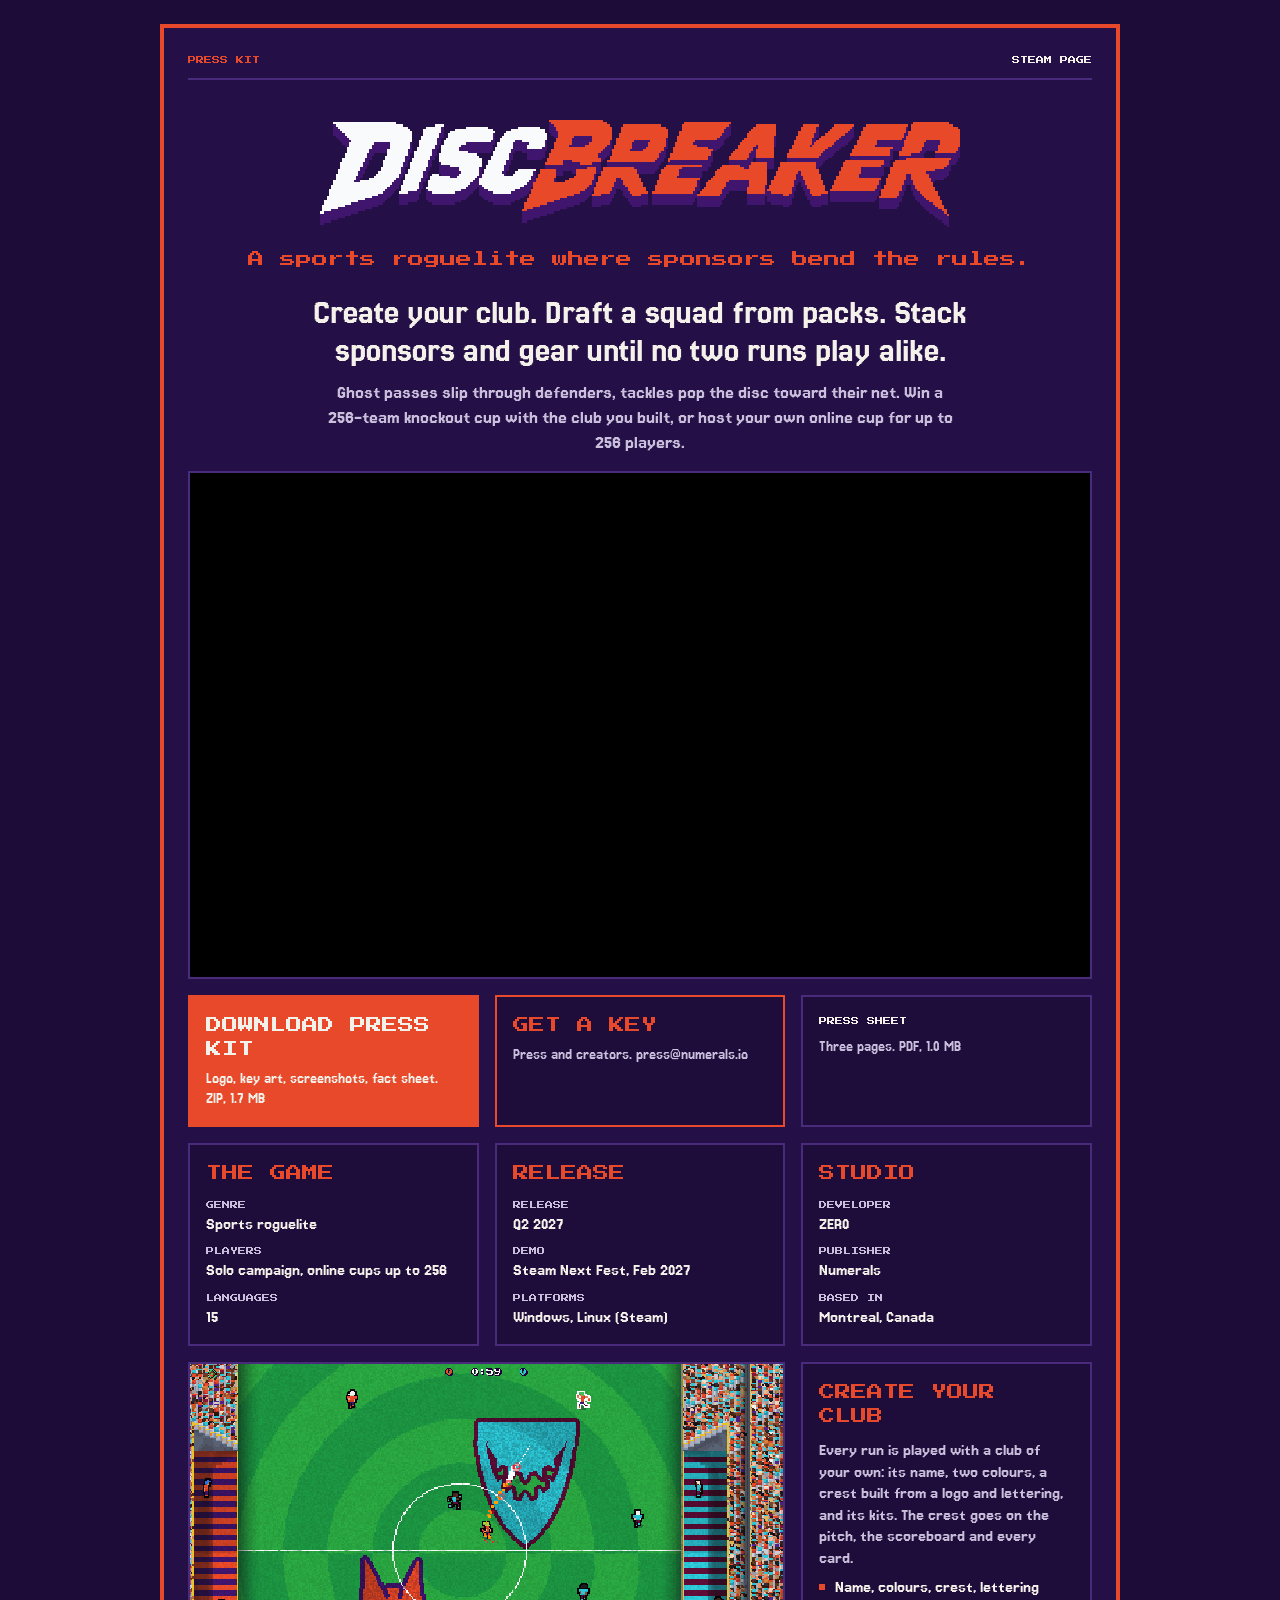
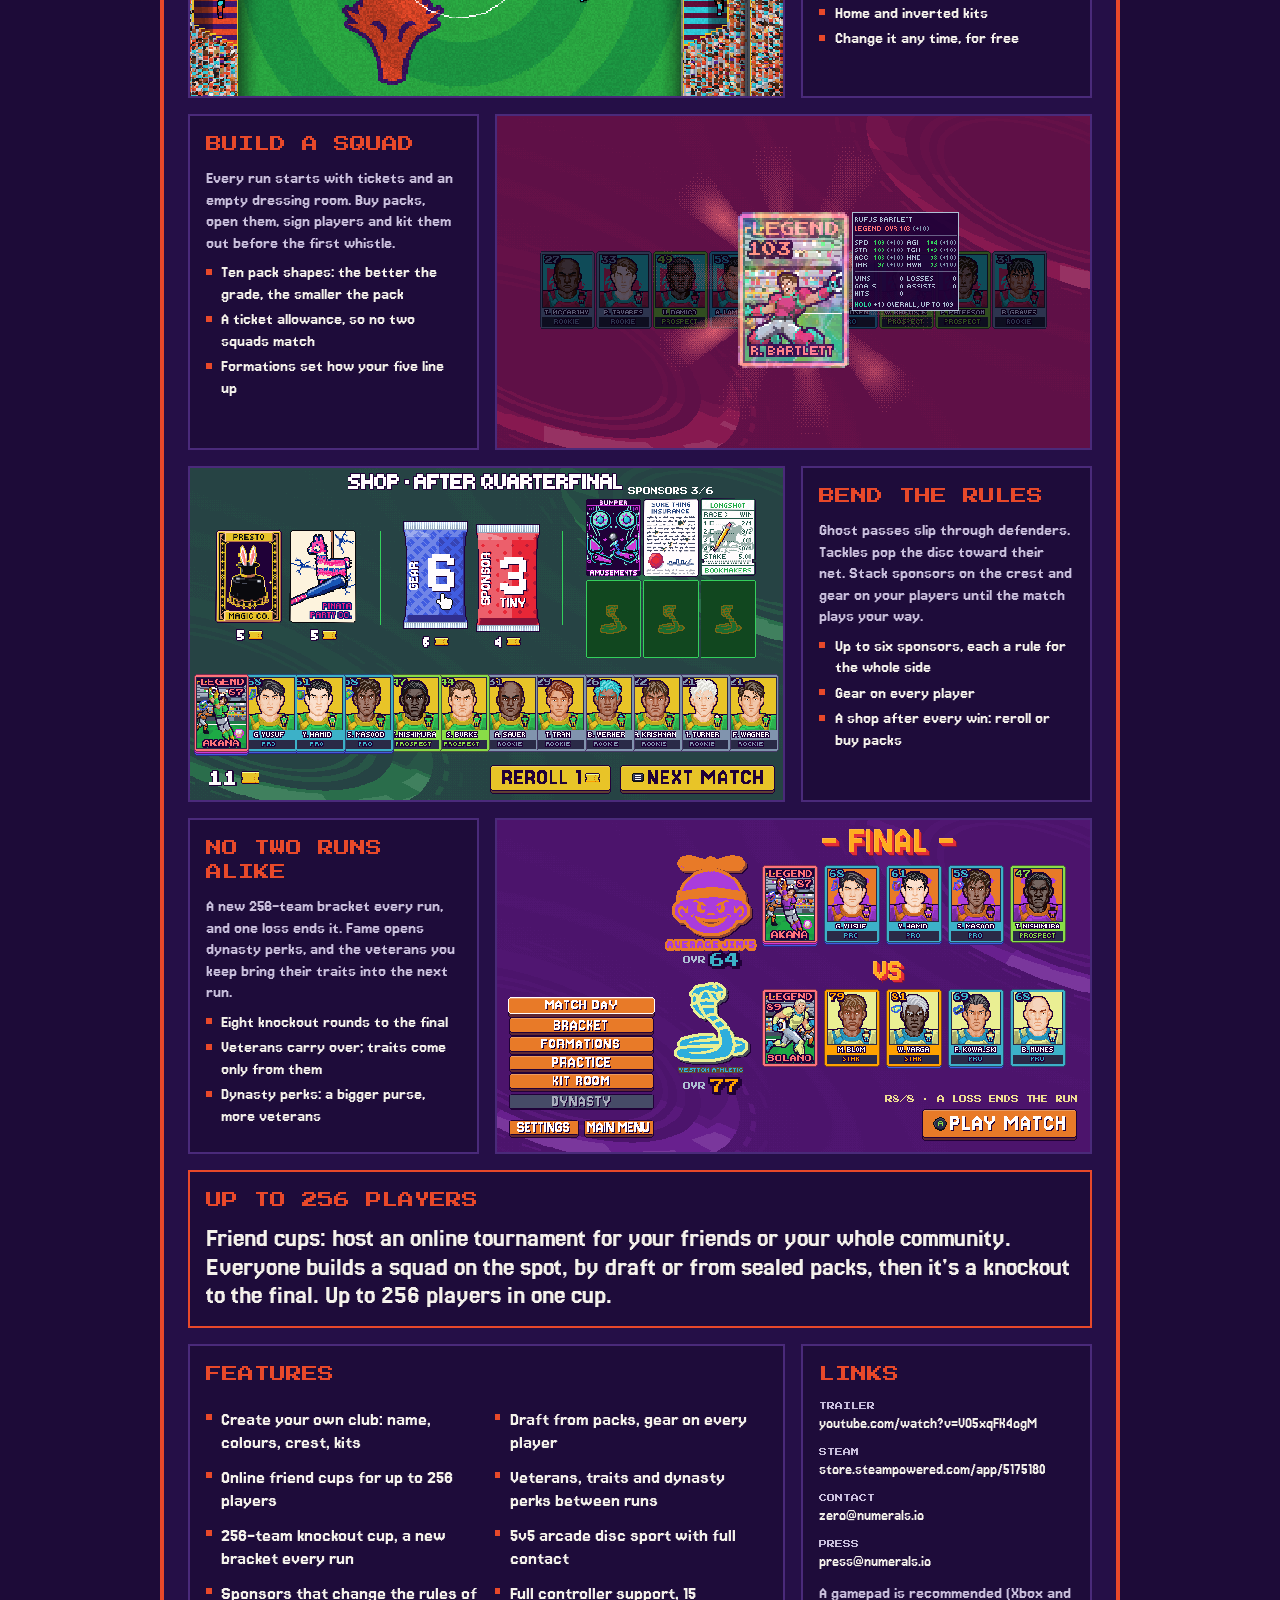
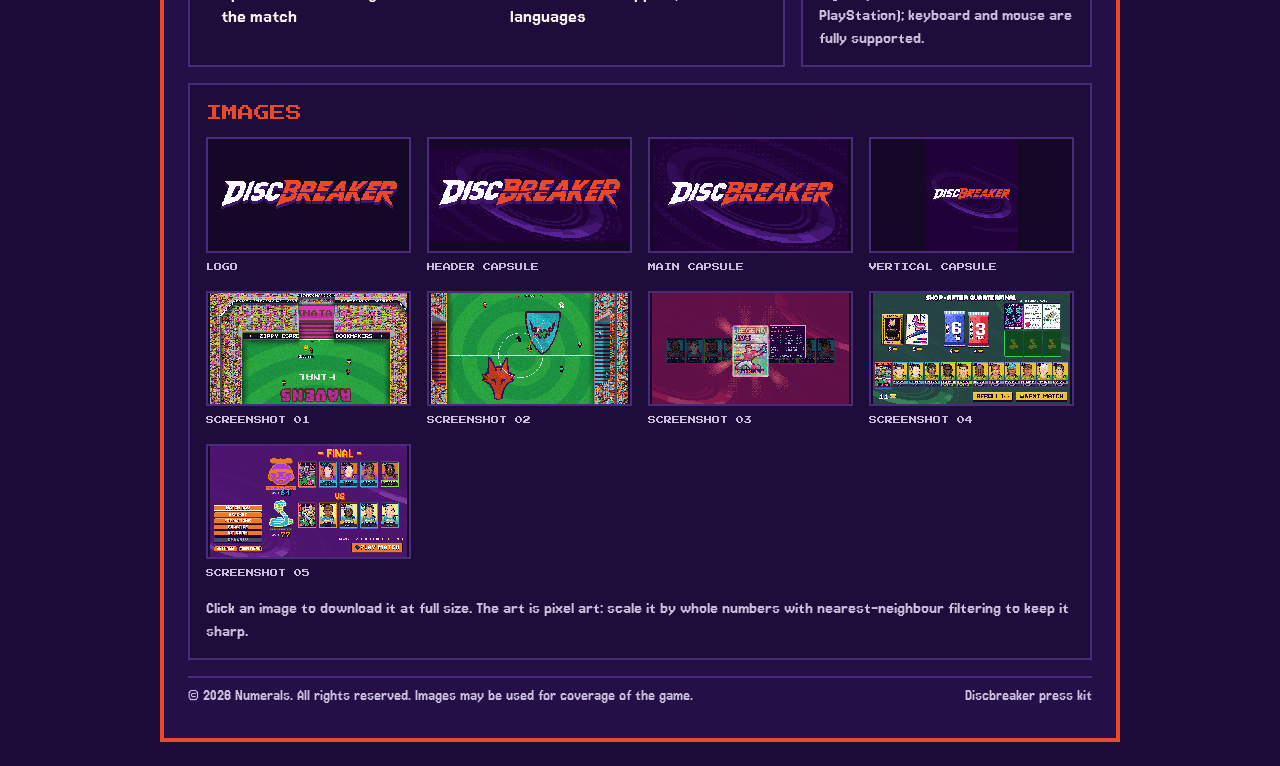
<file: discbreaker/press/index.html>
<!doctype html>
<html lang="en"><head>
<meta charset="utf-8">
<meta name="referrer" content="strict-origin-when-cross-origin">
<meta name="viewport" content="width=device-width, initial-scale=1">
<title>Discbreaker press kit</title>
<meta name="description" content="A sports roguelite where sponsors bend the rules. Create your club. Draft a squad from packs. Stack sponsors and gear until no two runs play alike.">
<meta property="og:title" content="Discbreaker press kit">
<meta property="og:description" content="A sports roguelite where sponsors bend the rules.">
<meta property="og:image" content="assets/images/discbreaker_main_capsule.png?v=eb2321968e">
<meta name="twitter:card" content="summary_large_image">
<link rel="icon" href="assets/icon.png?v=9eed31d471">
<link rel="stylesheet" href="assets/press_kit.css?v=6ef3cc17de">
<link rel="stylesheet" href="assets/web.css?v=f7c1618970">
</head><body class="web">
<main>
  <div class="page-head"><span class="label">PRESS KIT</span><a class="label" href="https://store.steampowered.com/app/5175180/">STEAM PAGE</a></div>
  <div class="cover-title">
    <img class="logo" src="assets/images/discbreaker_wordmark.png?v=4f74ea4ffa" alt="Discbreaker">
    <div class="tagline">A sports roguelite where sponsors bend the rules.</div>
  </div>
  <div class="cover-copy">
    <p class="lead">Create your club. Draft a squad from packs. Stack sponsors and gear until no two runs play alike.</p>
    <p class="short">Ghost passes slip through defenders, tackles pop the disc toward their net. Win a 256-team knockout cup with the club you built, or host your own online cup for up to 256 players.</p>
  </div>
  <div class="video"><iframe src="https://www.youtube-nocookie.com/embed/VO5xqFK4ogM?rel=0" title="Discbreaker trailer" referrerpolicy="strict-origin-when-cross-origin"
    allow="accelerometer; autoplay; clipboard-write; encrypted-media; gyroscope; picture-in-picture" allowfullscreen></iframe></div>
  <div class="downloads">
    <a class="button" href="assets/discbreaker_press_kit.zip?v=33c0659cfd" download><span>DOWNLOAD PRESS KIT</span><small>Logo, key art, screenshots, fact sheet. ZIP, 1.7 MB</small></a>
    <a class="button key" href="mailto:press@numerals.io?subject=Key%20request%3A%20Discbreaker&amp;body=Name%3A%0D%0AOutlet%20or%20channel%3A%0D%0ALink%3A%0D%0AAudience%20size%20%28optional%29%3A%0D%0APlatform%3A%20Steam%20%28Windows%20/%20Linux%29%0D%0AWhat%20you%20plan%20to%20make%20%28review%2C%20preview%2C%20stream%2C%20video%29%3A%0D%0A"><span>GET A KEY</span><small>Press and creators. press@numerals.io</small></a>
    <a class="button" href="assets/discbreaker_press_kit.pdf?v=bd83e0fb42" download><span>PRESS SHEET</span><small>Three pages. PDF, 1.0 MB</small></a>
  </div>
  <div class="grid facts"><div class="box"><h2>THE GAME</h2><dl><dt class="label">Genre</dt><dd>Sports roguelite</dd></dl><dl><dt class="label">Players</dt><dd>Solo campaign, online cups up to 256</dd></dl><dl><dt class="label">Languages</dt><dd>15</dd></dl></div><div class="box"><h2>RELEASE</h2><dl><dt class="label">Release</dt><dd>Q2 2027</dd></dl><dl><dt class="label">Demo</dt><dd>Steam Next Fest, Feb 2027</dd></dl><dl><dt class="label">Platforms</dt><dd>Windows, Linux (Steam)</dd></dl></div><div class="box"><h2>STUDIO</h2><dl><dt class="label">Developer</dt><dd>ZER0</dd></dl><dl><dt class="label">Publisher</dt><dd>Numerals</dd></dl><dl><dt class="label">Based in</dt><dd>Montreal, Canada</dd></dl></div></div>
  <div class="grid section">
  <div class="art"><img class="shot" src="assets/screenshots/discbreaker_screenshot_02.png?v=db7a12930d" alt="Create Your Club"></div>
  <div class="box copy"><h2>CREATE YOUR CLUB</h2><p>Every run is played with a club of your own: its name, two colours, a crest built from a logo and lettering, and its kits. The crest goes on the pitch, the scoreboard and every card.</p><ul><li>Name, colours, crest, lettering</li><li>Home and inverted kits</li><li>Change it any time, for free</li></ul></div>
</div><div class="grid section flip">
  <div class="art"><img class="shot" src="assets/screenshots/discbreaker_screenshot_03.png?v=48b5a5119b" alt="Build A Squad"></div>
  <div class="box copy"><h2>BUILD A SQUAD</h2><p>Every run starts with tickets and an empty dressing room. Buy packs, open them, sign players and kit them out before the first whistle.</p><ul><li>Ten pack shapes: the better the grade, the smaller the pack</li><li>A ticket allowance, so no two squads match</li><li>Formations set how your five line up</li></ul></div>
</div><div class="grid section">
  <div class="art"><img class="shot" src="assets/screenshots/discbreaker_screenshot_04.png?v=25cfa2ada7" alt="Bend The Rules"></div>
  <div class="box copy"><h2>BEND THE RULES</h2><p>Ghost passes slip through defenders. Tackles pop the disc toward their net. Stack sponsors on the crest and gear on your players until the match plays your way.</p><ul><li>Up to six sponsors, each a rule for the whole side</li><li>Gear on every player</li><li>A shop after every win: reroll or buy packs</li></ul></div>
</div><div class="grid section flip">
  <div class="art"><img class="shot" src="assets/screenshots/discbreaker_screenshot_05.png?v=fa03fcd156" alt="No Two Runs Alike"></div>
  <div class="box copy"><h2>NO TWO RUNS ALIKE</h2><p>A new 256-team bracket every run, and one loss ends it. Fame opens dynasty perks, and the veterans you keep bring their traits into the next run.</p><ul><li>Eight knockout rounds to the final</li><li>Veterans carry over; traits come only from them</li><li>Dynasty perks: a bigger purse, more veterans</li></ul></div>
</div><div class="box highlight"><h2>UP TO 256 PLAYERS</h2><p>Friend cups: host an online tournament for your friends or your whole community. Everyone builds a squad on the spot, by draft or from sealed packs, then it&#x27;s a knockout to the final. Up to 256 players in one cup.</p></div><div class="grid info"><div class="box features"><h2>FEATURES</h2><ul><li>Create your own club: name, colours, crest, kits</li><li>Online friend cups for up to 256 players</li><li>256-team knockout cup, a new bracket every run</li><li>Sponsors that change the rules of the match</li><li>Draft from packs, gear on every player</li><li>Veterans, traits and dynasty perks between runs</li><li>5v5 arcade disc sport with full contact</li><li>Full controller support, 15 languages</li></ul></div><div class="box links"><h2>LINKS</h2><dl><dt class="label">Trailer</dt><dd><a href="https://www.youtube.com/watch?v=VO5xqFK4ogM">youtube.com/watch?v=VO5xqFK4ogM</a></dd></dl><dl><dt class="label">Steam</dt><dd><a href="https://store.steampowered.com/app/5175180/">store.steampowered.com/app/5175180</a></dd></dl><dl><dt class="label">Contact</dt><dd><a href="mailto:zero@numerals.io">zero@numerals.io</a></dd></dl><dl><dt class="label">Press</dt><dd><a href="mailto:press@numerals.io">press@numerals.io</a></dd></dl><p class="note">A gamepad is recommended (Xbox and PlayStation); keyboard and mouse are fully supported.</p></div></div>
  <section class="box gallery">
    <h2>IMAGES</h2>
    <div class="thumbs"><a class="thumb" href="assets/images/discbreaker_logo.png?v=140aadcea9" download><img src="assets/images/discbreaker_logo.png?v=140aadcea9" alt="logo" loading="lazy"><span class="label">logo</span></a><a class="thumb" href="assets/images/discbreaker_header_capsule.png?v=c8451f7ba7" download><img src="assets/images/discbreaker_header_capsule.png?v=c8451f7ba7" alt="header capsule" loading="lazy"><span class="label">header capsule</span></a><a class="thumb" href="assets/images/discbreaker_main_capsule.png?v=eb2321968e" download><img src="assets/images/discbreaker_main_capsule.png?v=eb2321968e" alt="main capsule" loading="lazy"><span class="label">main capsule</span></a><a class="thumb" href="assets/images/discbreaker_vertical_capsule.png?v=f72988e211" download><img src="assets/images/discbreaker_vertical_capsule.png?v=f72988e211" alt="vertical capsule" loading="lazy"><span class="label">vertical capsule</span></a><a class="thumb" href="assets/screenshots/discbreaker_screenshot_01.png?v=2b8b8e6c21" download><img src="assets/screenshots/discbreaker_screenshot_01.png?v=2b8b8e6c21" alt="screenshot 01" loading="lazy"><span class="label">screenshot 01</span></a><a class="thumb" href="assets/screenshots/discbreaker_screenshot_02.png?v=db7a12930d" download><img src="assets/screenshots/discbreaker_screenshot_02.png?v=db7a12930d" alt="screenshot 02" loading="lazy"><span class="label">screenshot 02</span></a><a class="thumb" href="assets/screenshots/discbreaker_screenshot_03.png?v=48b5a5119b" download><img src="assets/screenshots/discbreaker_screenshot_03.png?v=48b5a5119b" alt="screenshot 03" loading="lazy"><span class="label">screenshot 03</span></a><a class="thumb" href="assets/screenshots/discbreaker_screenshot_04.png?v=25cfa2ada7" download><img src="assets/screenshots/discbreaker_screenshot_04.png?v=25cfa2ada7" alt="screenshot 04" loading="lazy"><span class="label">screenshot 04</span></a><a class="thumb" href="assets/screenshots/discbreaker_screenshot_05.png?v=fa03fcd156" download><img src="assets/screenshots/discbreaker_screenshot_05.png?v=fa03fcd156" alt="screenshot 05" loading="lazy"><span class="label">screenshot 05</span></a></div>
    <p class="note">Click an image to download it at full size. The art is pixel art: scale it by whole numbers with nearest-neighbour filtering to keep it sharp.</p>
  </section>
  <div class="foot"><span>© 2026 Numerals. All rights reserved. Images may be used for coverage of the game.</span><span>Discbreaker press kit</span></div>
</main>
</body></html>
</file>
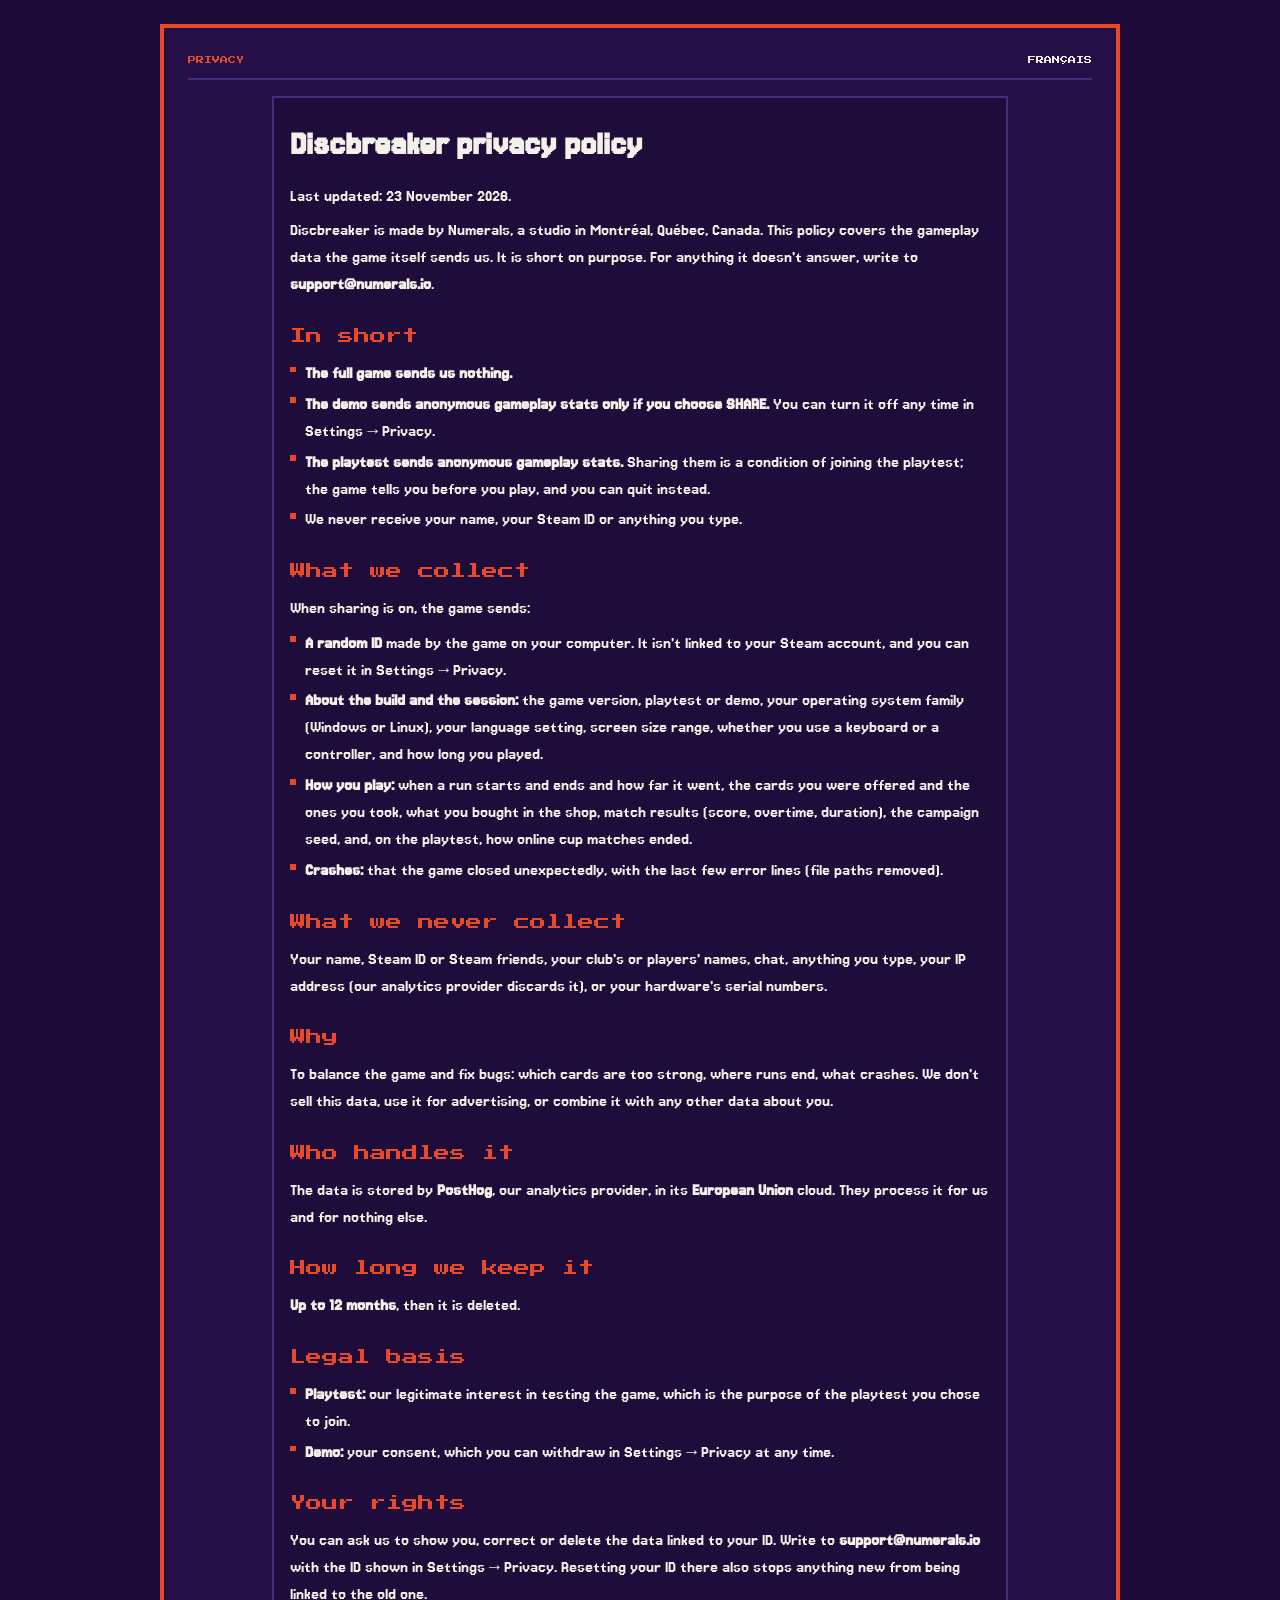
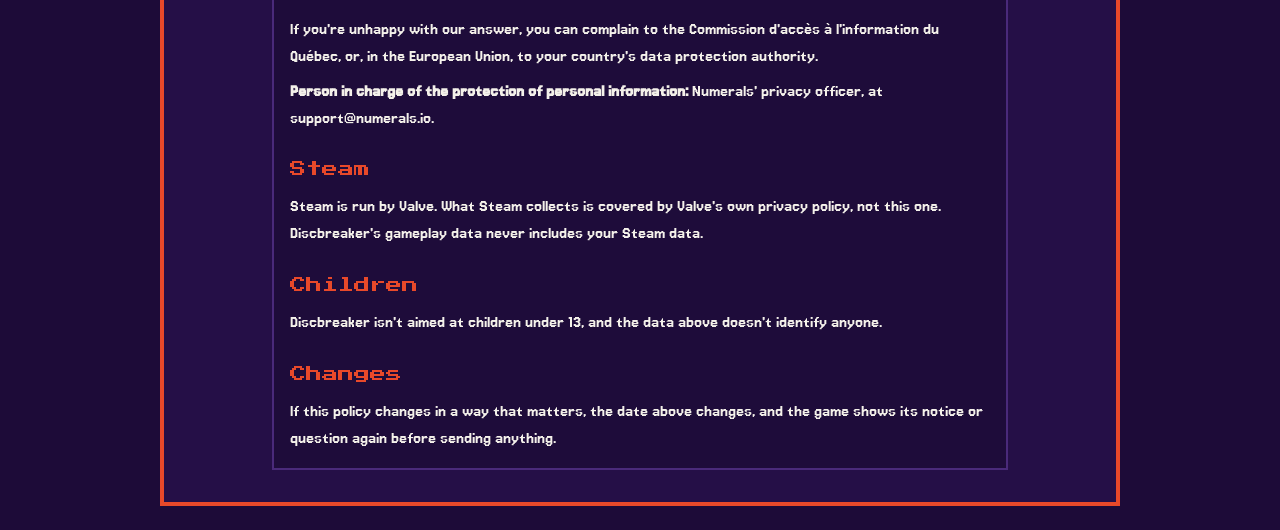
<file: discbreaker/privacy/index.html>
<!doctype html>
<html lang="en"><head>
<meta charset="utf-8">
<meta name="viewport" content="width=device-width, initial-scale=1">
<meta name="robots" content="index">
<title>Discbreaker privacy policy</title>
<link rel="icon" href="../press/assets/icon.png">
<link rel="stylesheet" href="../press/assets/press_kit.css">
<link rel="stylesheet" href="../press/assets/web.css">
<style>.policy{max-width:46rem;margin:0 auto}.policy h1{margin:.5rem 0 1rem}.policy h2{margin-top:1.6rem}.policy p,.policy li{line-height:1.5}</style>
</head><body class="web">
<main>
  <div class="page-head"><span class="label">PRIVACY</span><a class="label" href="fr/">FRANÇAIS</a></div>
  <div class="box copy policy">
<h1>Discbreaker privacy policy</h1>
<p>Last updated: 23 November 2026.</p>
<p>Discbreaker is made by Numerals, a studio in Montréal, Québec, Canada. This policy covers the gameplay data the game itself sends us. It is short on purpose. For anything it doesn't answer, write to <strong><a href="mailto:support@numerals.io">support@numerals.io</a></strong>.</p>
<h2>In short</h2>
<ul><li><strong>The full game sends us nothing.</strong></li><li><strong>The demo sends anonymous gameplay stats only if you choose SHARE.</strong> You can turn it off any time in Settings → Privacy.</li><li><strong>The playtest sends anonymous gameplay stats.</strong> Sharing them is a condition of joining the playtest; the game tells you before you play, and you can quit instead.</li><li>We never receive your name, your Steam ID or anything you type.</li></ul>
<h2>What we collect</h2>
<p>When sharing is on, the game sends:</p>
<ul><li><strong>A random ID</strong> made by the game on your computer. It isn't linked to your Steam account, and you can reset it in Settings → Privacy.</li><li><strong>About the build and the session:</strong> the game version, playtest or demo, your operating system family (Windows or Linux), your language setting, screen size range, whether you use a keyboard or a controller, and how long you played.</li><li><strong>How you play:</strong> when a run starts and ends and how far it went, the cards you were offered and the ones you took, what you bought in the shop, match results (score, overtime, duration), the campaign seed, and, on the playtest, how online cup matches ended.</li><li><strong>Crashes:</strong> that the game closed unexpectedly, with the last few error lines (file paths removed).</li></ul>
<h2>What we never collect</h2>
<p>Your name, Steam ID or Steam friends, your club's or players' names, chat, anything you type, your IP address (our analytics provider discards it), or your hardware's serial numbers.</p>
<h2>Why</h2>
<p>To balance the game and fix bugs: which cards are too strong, where runs end, what crashes. We don't sell this data, use it for advertising, or combine it with any other data about you.</p>
<h2>Who handles it</h2>
<p>The data is stored by <strong>PostHog</strong>, our analytics provider, in its <strong>European Union</strong> cloud. They process it for us and for nothing else.</p>
<h2>How long we keep it</h2>
<p><strong>Up to 12 months</strong>, then it is deleted.</p>
<h2>Legal basis</h2>
<ul><li><strong>Playtest:</strong> our legitimate interest in testing the game, which is the purpose of the playtest you chose to join.</li><li><strong>Demo:</strong> your consent, which you can withdraw in Settings → Privacy at any time.</li></ul>
<h2>Your rights</h2>
<p>You can ask us to show you, correct or delete the data linked to your ID. Write to <strong><a href="mailto:support@numerals.io">support@numerals.io</a></strong> with the ID shown in Settings → Privacy. Resetting your ID there also stops anything new from being linked to the old one.</p>
<p>If you're unhappy with our answer, you can complain to the Commission d'accès à l'information du Québec, or, in the European Union, to your country's data protection authority.</p>
<p><strong>Person in charge of the protection of personal information:</strong> Numerals' privacy officer, at <a href="mailto:support@numerals.io">support@numerals.io</a>.</p>
<h2>Steam</h2>
<p>Steam is run by Valve. What Steam collects is covered by Valve's own privacy policy, not this one. Discbreaker's gameplay data never includes your Steam data.</p>
<h2>Children</h2>
<p>Discbreaker isn't aimed at children under 13, and the data above doesn't identify anyone.</p>
<h2>Changes</h2>
<p>If this policy changes in a way that matters, the date above changes, and the game shows its notice or question again before sending anything.</p>
  </div>
</main>
</body></html>
</file>
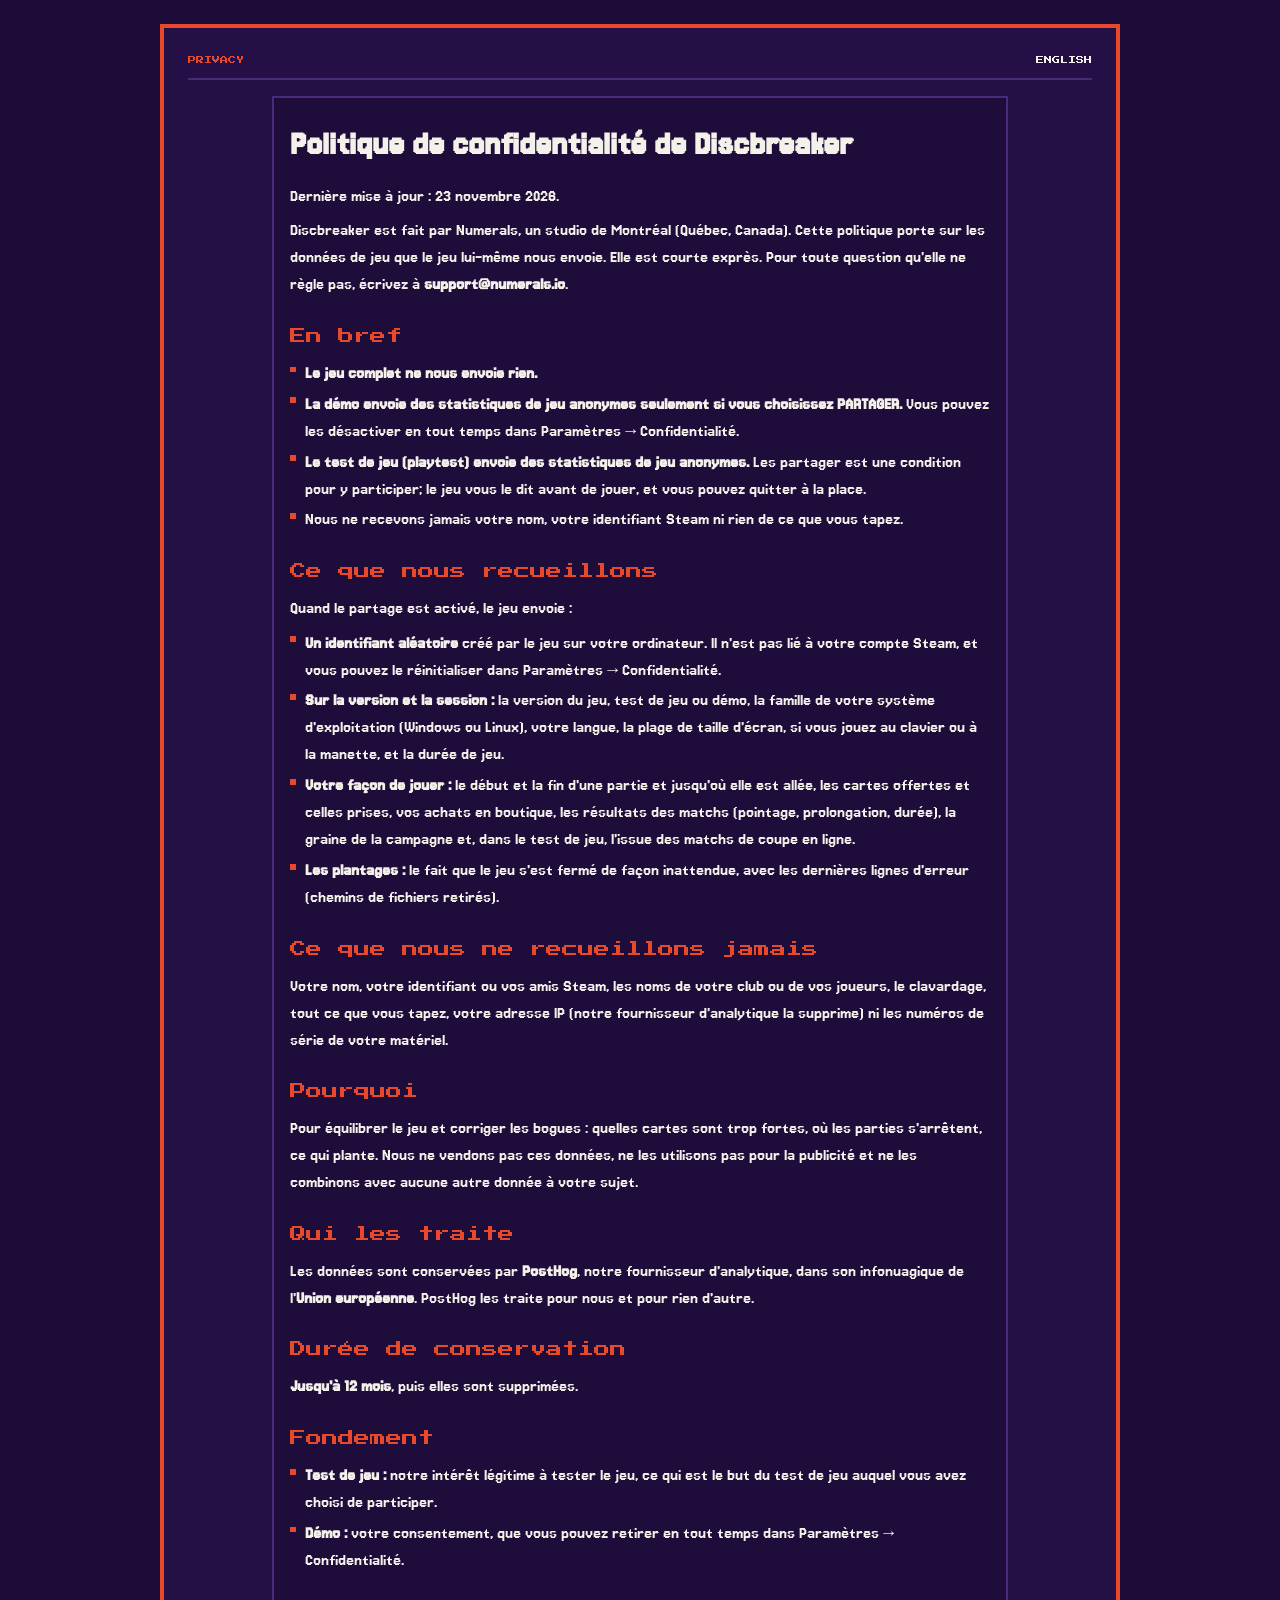
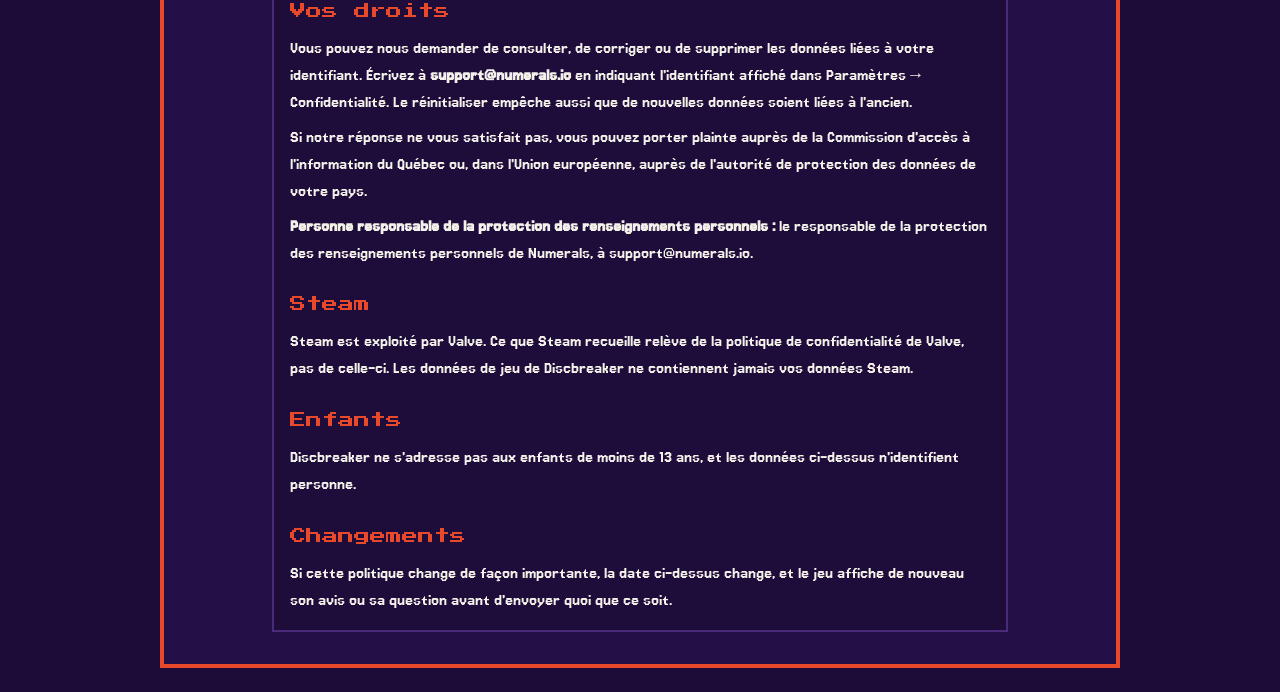
<file: discbreaker/privacy/fr/index.html>
<!doctype html>
<html lang="fr"><head>
<meta charset="utf-8">
<meta name="viewport" content="width=device-width, initial-scale=1">
<meta name="robots" content="index">
<title>Politique de confidentialité de Discbreaker</title>
<link rel="icon" href="../../press/assets/icon.png">
<link rel="stylesheet" href="../../press/assets/press_kit.css">
<link rel="stylesheet" href="../../press/assets/web.css">
<style>.policy{max-width:46rem;margin:0 auto}.policy h1{margin:.5rem 0 1rem}.policy h2{margin-top:1.6rem}.policy p,.policy li{line-height:1.5}</style>
</head><body class="web">
<main>
  <div class="page-head"><span class="label">PRIVACY</span><a class="label" href="../">ENGLISH</a></div>
  <div class="box copy policy">
<h1>Politique de confidentialité de Discbreaker</h1>
<p>Dernière mise à jour : 23 novembre 2026.</p>
<p>Discbreaker est fait par Numerals, un studio de Montréal (Québec, Canada). Cette politique porte sur les données de jeu que le jeu lui-même nous envoie. Elle est courte exprès. Pour toute question qu'elle ne règle pas, écrivez à <strong><a href="mailto:support@numerals.io">support@numerals.io</a></strong>.</p>
<h2>En bref</h2>
<ul><li><strong>Le jeu complet ne nous envoie rien.</strong></li><li><strong>La démo envoie des statistiques de jeu anonymes seulement si vous choisissez PARTAGER.</strong> Vous pouvez les désactiver en tout temps dans Paramètres → Confidentialité.</li><li><strong>Le test de jeu (playtest) envoie des statistiques de jeu anonymes.</strong> Les partager est une condition pour y participer; le jeu vous le dit avant de jouer, et vous pouvez quitter à la place.</li><li>Nous ne recevons jamais votre nom, votre identifiant Steam ni rien de ce que vous tapez.</li></ul>
<h2>Ce que nous recueillons</h2>
<p>Quand le partage est activé, le jeu envoie :</p>
<ul><li><strong>Un identifiant aléatoire</strong> créé par le jeu sur votre ordinateur. Il n'est pas lié à votre compte Steam, et vous pouvez le réinitialiser dans Paramètres → Confidentialité.</li><li><strong>Sur la version et la session :</strong> la version du jeu, test de jeu ou démo, la famille de votre système d'exploitation (Windows ou Linux), votre langue, la plage de taille d'écran, si vous jouez au clavier ou à la manette, et la durée de jeu.</li><li><strong>Votre façon de jouer :</strong> le début et la fin d'une partie et jusqu'où elle est allée, les cartes offertes et celles prises, vos achats en boutique, les résultats des matchs (pointage, prolongation, durée), la graine de la campagne et, dans le test de jeu, l'issue des matchs de coupe en ligne.</li><li><strong>Les plantages :</strong> le fait que le jeu s'est fermé de façon inattendue, avec les dernières lignes d'erreur (chemins de fichiers retirés).</li></ul>
<h2>Ce que nous ne recueillons jamais</h2>
<p>Votre nom, votre identifiant ou vos amis Steam, les noms de votre club ou de vos joueurs, le clavardage, tout ce que vous tapez, votre adresse IP (notre fournisseur d'analytique la supprime) ni les numéros de série de votre matériel.</p>
<h2>Pourquoi</h2>
<p>Pour équilibrer le jeu et corriger les bogues : quelles cartes sont trop fortes, où les parties s'arrêtent, ce qui plante. Nous ne vendons pas ces données, ne les utilisons pas pour la publicité et ne les combinons avec aucune autre donnée à votre sujet.</p>
<h2>Qui les traite</h2>
<p>Les données sont conservées par <strong>PostHog</strong>, notre fournisseur d'analytique, dans son infonuagique de l'<strong>Union européenne</strong>. PostHog les traite pour nous et pour rien d'autre.</p>
<h2>Durée de conservation</h2>
<p><strong>Jusqu'à 12 mois</strong>, puis elles sont supprimées.</p>
<h2>Fondement</h2>
<ul><li><strong>Test de jeu :</strong> notre intérêt légitime à tester le jeu, ce qui est le but du test de jeu auquel vous avez choisi de participer.</li><li><strong>Démo :</strong> votre consentement, que vous pouvez retirer en tout temps dans Paramètres → Confidentialité.</li></ul>
<h2>Vos droits</h2>
<p>Vous pouvez nous demander de consulter, de corriger ou de supprimer les données liées à votre identifiant. Écrivez à <strong><a href="mailto:support@numerals.io">support@numerals.io</a></strong> en indiquant l'identifiant affiché dans Paramètres → Confidentialité. Le réinitialiser empêche aussi que de nouvelles données soient liées à l'ancien.</p>
<p>Si notre réponse ne vous satisfait pas, vous pouvez porter plainte auprès de la Commission d'accès à l'information du Québec ou, dans l'Union européenne, auprès de l'autorité de protection des données de votre pays.</p>
<p><strong>Personne responsable de la protection des renseignements personnels :</strong> le responsable de la protection des renseignements personnels de Numerals, à <a href="mailto:support@numerals.io">support@numerals.io</a>.</p>
<h2>Steam</h2>
<p>Steam est exploité par Valve. Ce que Steam recueille relève de la politique de confidentialité de Valve, pas de celle-ci. Les données de jeu de Discbreaker ne contiennent jamais vos données Steam.</p>
<h2>Enfants</h2>
<p>Discbreaker ne s'adresse pas aux enfants de moins de 13 ans, et les données ci-dessus n'identifient personne.</p>
<h2>Changements</h2>
<p>Si cette politique change de façon importante, la date ci-dessus change, et le jeu affiche de nouveau son avis ou sa question avant d'envoyer quoi que ce soit.</p>
  </div>
</main>
</body></html>
</file>
<file: discbreaker/press/assets/press_kit.css>
/* Press kit, printed to PDF by headless Chromium (press_kit.py). Three Letter pages on the game's disc backdrop
   (backdrop.png, rendered by game/dev/render/press_kit_backdrop.tscn). Colours are the store art's own: night
   purple, bone white, the wordmark's orange.

   Pixel fonts only, the game's own (game/resources/fonts/): Press Start 2P for headings and labels, Jersey 25
   for the lead, Jersey 15 for every other line.

   One grid on every page: 0.5in margins, a 7.5in measure split into three columns by one gutter (--g), and the
   same gutter between every row. Every box starts and ends on a column edge; screenshots are 16:9 and span two
   columns (or all three on the cover), so a section's copy box is exactly the screenshot's height. */
@font-face { font-family: "Press Start 2P"; src: url("fonts/PressStart2P-Regular.ttf"); }
@font-face { font-family: "Jersey 15"; src: url("fonts/Jersey15-Regular.ttf"); }
@font-face { font-family: "Jersey 25"; src: url("fonts/Jersey25-Regular.ttf"); }

:root {
  --night: #1d0b38;
  --panel: rgba(29, 11, 56, 0.82);
  --line: #4a2a7a;
  --bone: #f4f1ea;
  --muted: #c9bfdc;
  --orange: #e8492a;

  --margin: 0.5in;
  --g: 0.2in;                        /* the one gutter: between columns and between rows */
  --col: calc((7.5in - 2 * var(--g)) / 3);
  --span2: calc(2 * var(--col) + var(--g));
  --pad: 0.15in;                     /* inside every box */
  --border: 2px;
}

@page { size: Letter; margin: 0; }
* { box-sizing: border-box; }
html, body { margin: 0; padding: 0; }
body {
  background: var(--night);
  color: var(--bone);
  font-family: "Jersey 15", monospace;
  font-size: 13pt;
  line-height: 1.2;
  -webkit-print-color-adjust: exact;
  print-color-adjust: exact;
}
img { image-rendering: pixelated; display: block; }

.page {
  position: relative;
  width: 8.5in;
  height: 11in;
  padding: var(--margin);
  overflow: hidden;
  page-break-after: always;
  background-color: var(--night);
  background-size: 8.5in 11in;
  background-repeat: no-repeat;
  display: flex;
  flex-direction: column;
  gap: var(--g);
}
.page:last-child { page-break-after: auto; }

h2, .label, .tagline {
  font-family: "Press Start 2P", monospace;
  font-weight: normal;
  letter-spacing: 0;
}
h2 { font-size: 8pt; line-height: 1.4; color: var(--orange); margin: 0 0 0.1in; }
.label { font-size: 6pt; line-height: 1.6; color: var(--muted); text-transform: uppercase; }
p { margin: 0 0 0.08in; }
p:last-child { margin-bottom: 0; }
ul { margin: 0; padding: 0; list-style: none; }
li { position: relative; padding-left: 0.16in; margin-bottom: 0.04in; }
li::before { content: ""; position: absolute; left: 0; top: 0.07in; width: 0.06in; height: 0.06in; background: var(--orange); }
a { color: var(--bone); text-decoration: none; overflow-wrap: anywhere; }

.grid { display: grid; grid-template-columns: repeat(3, var(--col)); column-gap: var(--g); }
.box { background: var(--panel); border: var(--border) solid var(--line); padding: var(--pad); }
.shot { width: 100%; aspect-ratio: 16 / 9; object-fit: cover; border: var(--border) solid var(--line); }

/* Cover */
.cover-title { display: flex; flex-direction: column; align-items: center; gap: 0.14in; padding-top: 0.1in; }
.logo { width: var(--span2); height: auto; }
.tagline { font-size: 9pt; color: var(--orange); }
.lead { font-family: "Jersey 25", monospace; font-size: 21pt; line-height: 1.1; text-align: center; margin: 0; }
.cover-copy { display: flex; flex-direction: column; gap: 0.1in; }
.short { color: var(--muted); text-align: center; margin: 0 calc(var(--col) / 2); }
.facts dl { margin: 0 0 0.08in; }
.facts dl:last-child { margin-bottom: 0; }
.facts dd { margin: 0; }

/* Pages 2 and 3 */
.page-head { display: flex; align-items: center; justify-content: space-between; padding-bottom: 0.1in; border-bottom: var(--border) solid var(--line); }
.page-head img { height: 0.3in; width: auto; }
.page-head .label { color: var(--orange); }

.section { grid-template-rows: calc(var(--span2) * 9 / 16); }  /* the row is the screenshot's height */
.section .art { grid-column: 1 / span 2; grid-row: 1; }
.section .art .shot { height: 100%; }
.section .copy { grid-column: 3; grid-row: 1; font-size: 11pt; line-height: 1.12; overflow: hidden; }
.section.flip .art { grid-column: 2 / span 2; }
.section.flip .copy { grid-column: 1; }
.section .copy p { color: var(--muted); }

.highlight { border-color: var(--orange); }
.highlight p { font-family: "Jersey 25", monospace; font-size: 17pt; line-height: 1.1; }
.info { flex: 1; }  /* the last row runs to the footer, so every page ends on the same edge */
.features { grid-column: 1 / span 2; display: flex; flex-direction: column; }
.features ul { font-size: 14pt; line-height: 1.15; }
.features ul { margin: auto 0; }  /* the list centred in the box */
.features li { margin-bottom: 0.2in; }
.features ul { columns: 2; column-gap: var(--g); }
.features li { break-inside: avoid; }
.note { color: var(--muted); margin-top: 0.1in; }
.links { grid-column: 3; }
.links dl { margin: 0 0 0.08in; }
.links dl:last-child { margin-bottom: 0; }
.links dd { margin: 0; font-size: 10pt; white-space: nowrap; }
.links { display: flex; flex-direction: column; }
.links .note { margin-top: auto; }

.foot {
  margin-top: auto;
  padding-top: 0.08in;
  border-top: var(--border) solid var(--line);
  color: var(--muted);
  font-size: 11pt;
  display: flex;
  justify-content: space-between;
}
</file>
<file: discbreaker/press/assets/web.css>
/* The press kit web page (press_kit.py --web), loaded after press_kit.css. press_kit.css holds the look (colours,
   pixel fonts, boxes, the section grid); this file turns its fixed Letter pages into one page that flows with the
   window: the same three-column grid in px up to 960px wide, one column on a phone. Press Start 2P sits at
   multiples of its 8px design size so it stays sharp. The page is plain night purple with the column one
   step lighter in an orange frame (owner, 2026-11-22: the tiled disc backdrop read as noise). */
body.web {
  --page: #250f47;                   /* the column: the night one step up, so the panels read on it */
  font-size: 18px;
  line-height: 1.25;
  background: var(--night);
  min-height: 100vh;
  padding: 24px 16px;
}
.web main {
  --g: 16px;
  --pad: 16px;
  max-width: 960px;
  margin: 0 auto;
  padding: 24px 24px 32px;
  background: var(--page);
  border: 4px solid var(--orange);
  display: flex;
  flex-direction: column;
  gap: var(--g);
}
.web h2 { font-size: 16px; line-height: 1.5; margin-bottom: 12px; }
.web .label { font-size: 8px; line-height: 2; }
.web a:hover { color: var(--orange); }

.web .grid { grid-template-columns: repeat(3, minmax(0, 1fr)); gap: var(--g); }
.web .page-head .label { font-size: 8px; }
.web .page-head a.label { color: var(--bone); }

/* Cover */
.web .cover-title { gap: 20px; padding: 24px 0 8px; }
.web .logo { width: min(640px, 100%); }
.web .tagline { font-size: 16px; line-height: 1.5; text-align: center; }
.web .lead { font-size: 34px; max-width: 720px; margin: 0 auto; }
.web .short { font-size: 20px; max-width: 640px; margin: 0 auto; }

/* Trailer and downloads */
.web .video { aspect-ratio: 16 / 9; border: var(--border) solid var(--line); background: #000; }
.web .video iframe { width: 100%; height: 100%; border: 0; display: block; }
.web .downloads { display: grid; grid-template-columns: repeat(3, minmax(0, 1fr)); gap: var(--g); }
.web .button {
  display: flex; flex-direction: column; gap: 8px;
  background: var(--panel); border: var(--border) solid var(--line); padding: var(--pad);
}
.web .button:first-child { border-color: var(--orange); background: var(--orange); }
.web .button span { font-family: "Press Start 2P", monospace; font-size: 8px; line-height: 2; }
.web .button:first-child span { font-size: 16px; line-height: 1.5; }
.web .button small { font-size: 16px; color: var(--muted); }
.web .button:first-child small { color: var(--bone); }
.web .button.key { border-color: var(--orange); }
.web .button.key span { font-size: 16px; line-height: 1.5; color: var(--orange); }
.web .button:hover { border-color: var(--bone); color: var(--bone); }

/* Sections flow: the row is the screenshot's own height, the copy may grow past it */
.web .section { grid-template-rows: auto; }
.web .section .art .shot { height: auto; }
.web .section .copy { font-size: 18px; line-height: 1.2; overflow: visible; }
.web .highlight p { font-size: 26px; }
.web .features ul { font-size: 20px; }
.web .features li { margin-bottom: 12px; }
.web .links dd { font-size: 16px; white-space: normal; }
.web .links dl { margin-bottom: 10px; }

/* Images */
.web .thumbs { display: grid; grid-template-columns: repeat(auto-fill, minmax(200px, 1fr)); gap: var(--g); }
.web .thumb { display: flex; flex-direction: column; gap: 6px; }
.web .thumb img {
  width: 100%; aspect-ratio: 16 / 9; object-fit: contain;
  background: rgba(0, 0, 0, 0.35); border: var(--border) solid var(--line);
}
.web .thumb:hover img { border-color: var(--orange); }
.web .gallery .note { margin-top: 16px; }

.web .foot { font-size: 16px; flex-wrap: wrap; gap: 8px; }

@media (max-width: 720px) {
  body.web { padding: 0; }
  .web main { border-width: 0; border-top-width: 4px; padding: 16px; }
  .web .grid, .web .downloads { grid-template-columns: minmax(0, 1fr); }
  .web .grid > *, .web .section.flip .art, .web .section.flip .copy { grid-column: 1; grid-row: auto; }
  .web .features ul { columns: 1; }
  .web .lead { font-size: 28px; }
  .web .tagline { font-size: 8px; line-height: 2; }
  .web .thumbs { grid-template-columns: repeat(2, minmax(0, 1fr)); }
}
</file>
